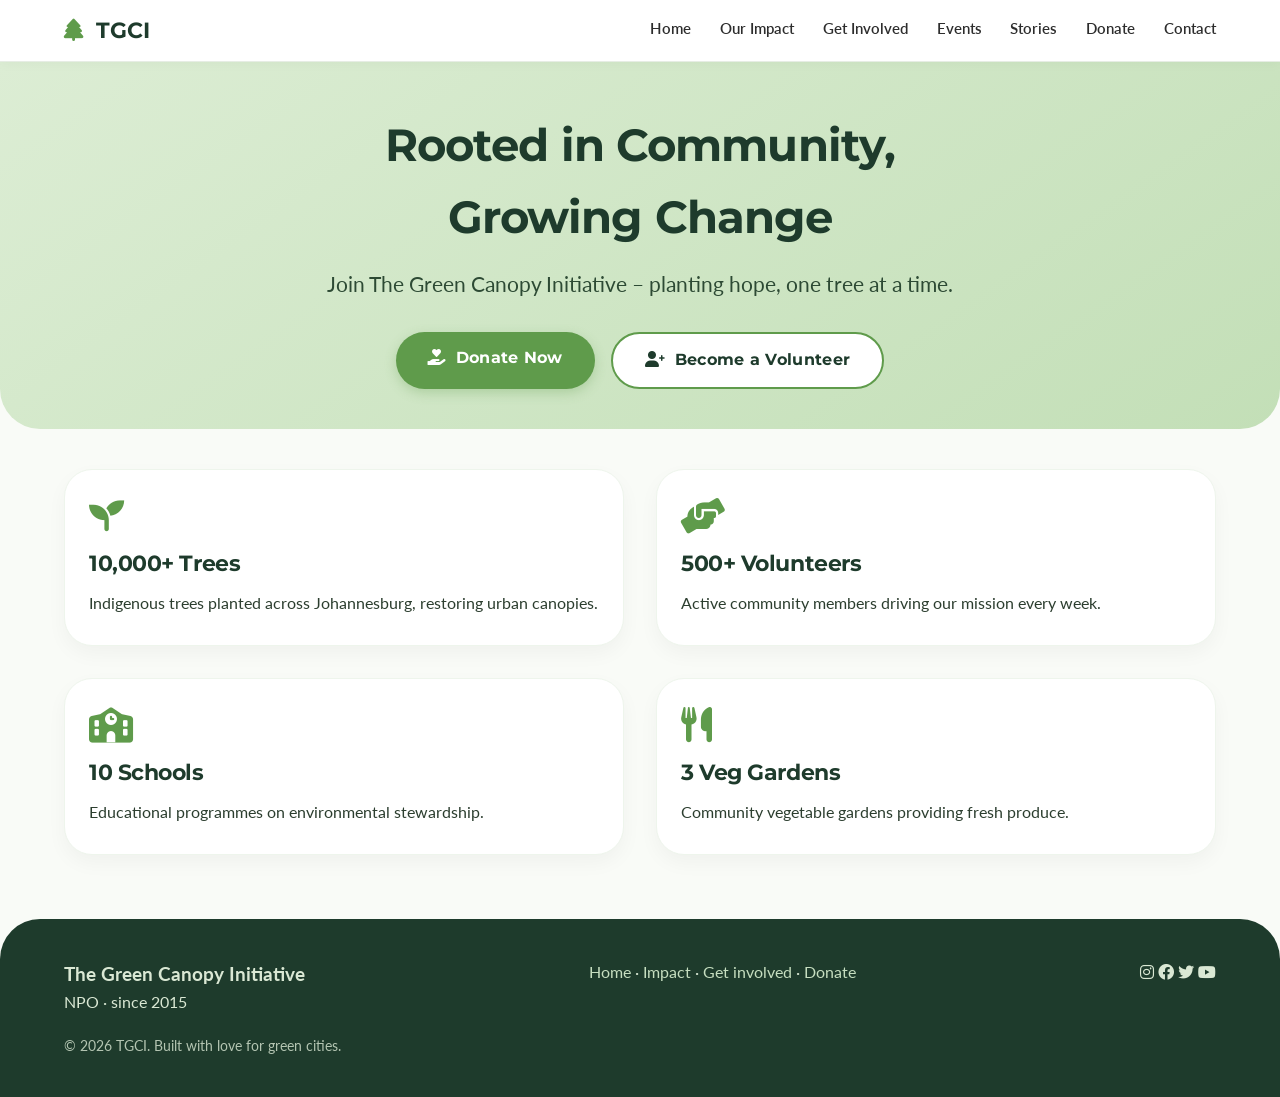
<file: index.html>
<!DOCTYPE html>
<html lang="en">
<head>
  <meta charset="UTF-8" />
  <meta name="viewport" content="width=device-width, initial-scale=1.0" />
  <title>Home | The Green Canopy Initiative</title>
  <meta name="description" content="Join The Green Canopy Initiative. We plant trees, build community gardens, and educate future environmental leaders in Johannesburg.">
  <link rel="preconnect" href="https://fonts.googleapis.com">
  <link rel="preconnect" href="https://fonts.gstatic.com" crossorigin>
  <link href="https://fonts.googleapis.com/css2?family=Montserrat:wght@600;700&family=Lato:wght@300;400;700&display=swap" rel="stylesheet">
  <link rel="stylesheet" href="https://cdnjs.cloudflare.com/ajax/libs/font-awesome/6.0.0-beta3/css/all.min.css">
  <link rel="stylesheet" href="style.css">
</head>
<body>
<nav>
  <div class="nav-inner">
    <div class="logo"><i class="fas fa-tree"></i> TGCI</div>
    <button class="nav-toggle" id="navToggle" aria-label="Menu"><i class="fas fa-bars"></i></button>
    <div class="nav-links" id="navLinks">
      <a href="index.html">Home</a>
      <a href="impact.html">Our Impact</a>
      <a href="involved.html">Get Involved</a>
      <a href="events.html">Events</a>
      <a href="stories.html">Stories</a>
      <a href="donate.html">Donate</a>
      <a href="contact.html">Contact</a>
    </div>
  </div>
</nav>

<section>
  <div class="page-hero" style="background:linear-gradient(145deg,#dcedd4,#c3dfb7);">
    <div class="container">
      <h1>Rooted in Community, <br>Growing Change</h1>
      <p style="font-size:1.3rem;">Join The Green Canopy Initiative – planting hope, one tree at a time.</p>
      <div style="display:flex; justify-content:center; gap:1rem; flex-wrap:wrap; margin-top:2rem;">
        <a href="donate.html" class="btn-primary"><i class="fas fa-hand-holding-heart icon-left"></i>Donate Now</a>
        <a href="involved.html" class="btn-secondary"><i class="fas fa-user-plus icon-left"></i>Become a Volunteer</a>
      </div>
    </div>
  </div>
  <div class="container">
    <div class="grid-2" style="margin:2rem 0 3rem;">
      <div class="card"><i class="fas fa-seedling"></i><h3>10,000+ Trees</h3><p>Indigenous trees planted across Johannesburg, restoring urban canopies.</p></div>
      <div class="card"><i class="fas fa-hands-helping"></i><h3>500+ Volunteers</h3><p>Active community members driving our mission every week.</p></div>
      <div class="card"><i class="fas fa-school"></i><h3>10 Schools</h3><p>Educational programmes on environmental stewardship.</p></div>
      <div class="card"><i class="fas fa-utensils"></i><h3>3 Veg Gardens</h3><p>Community vegetable gardens providing fresh produce.</p></div>
    </div>
  </div>
</section>

<footer>
  <div class="container" style="display:flex; flex-wrap:wrap; justify-content:space-between; gap:1.5rem;">
    <div><span style="font-weight:700; font-size:1.2rem;">The Green Canopy Initiative</span><br>NPO · since 2015</div>
    <div><a href="index.html">Home</a> · <a href="impact.html">Impact</a> · <a href="involved.html">Get involved</a> · <a href="donate.html">Donate</a></div>
    <div><i class="fab fa-instagram"></i> <i class="fab fa-facebook"></i> <i class="fab fa-twitter"></i> <i class="fab fa-youtube"></i></div>
  </div>
  <div class="container" style="margin-top:1.2rem; font-size:0.9rem; opacity:0.8;">&copy; 2026 TGCI. Built with love for green cities.</div>
</footer>
<script src="script.js"></script>
</body>
</html>
</file>
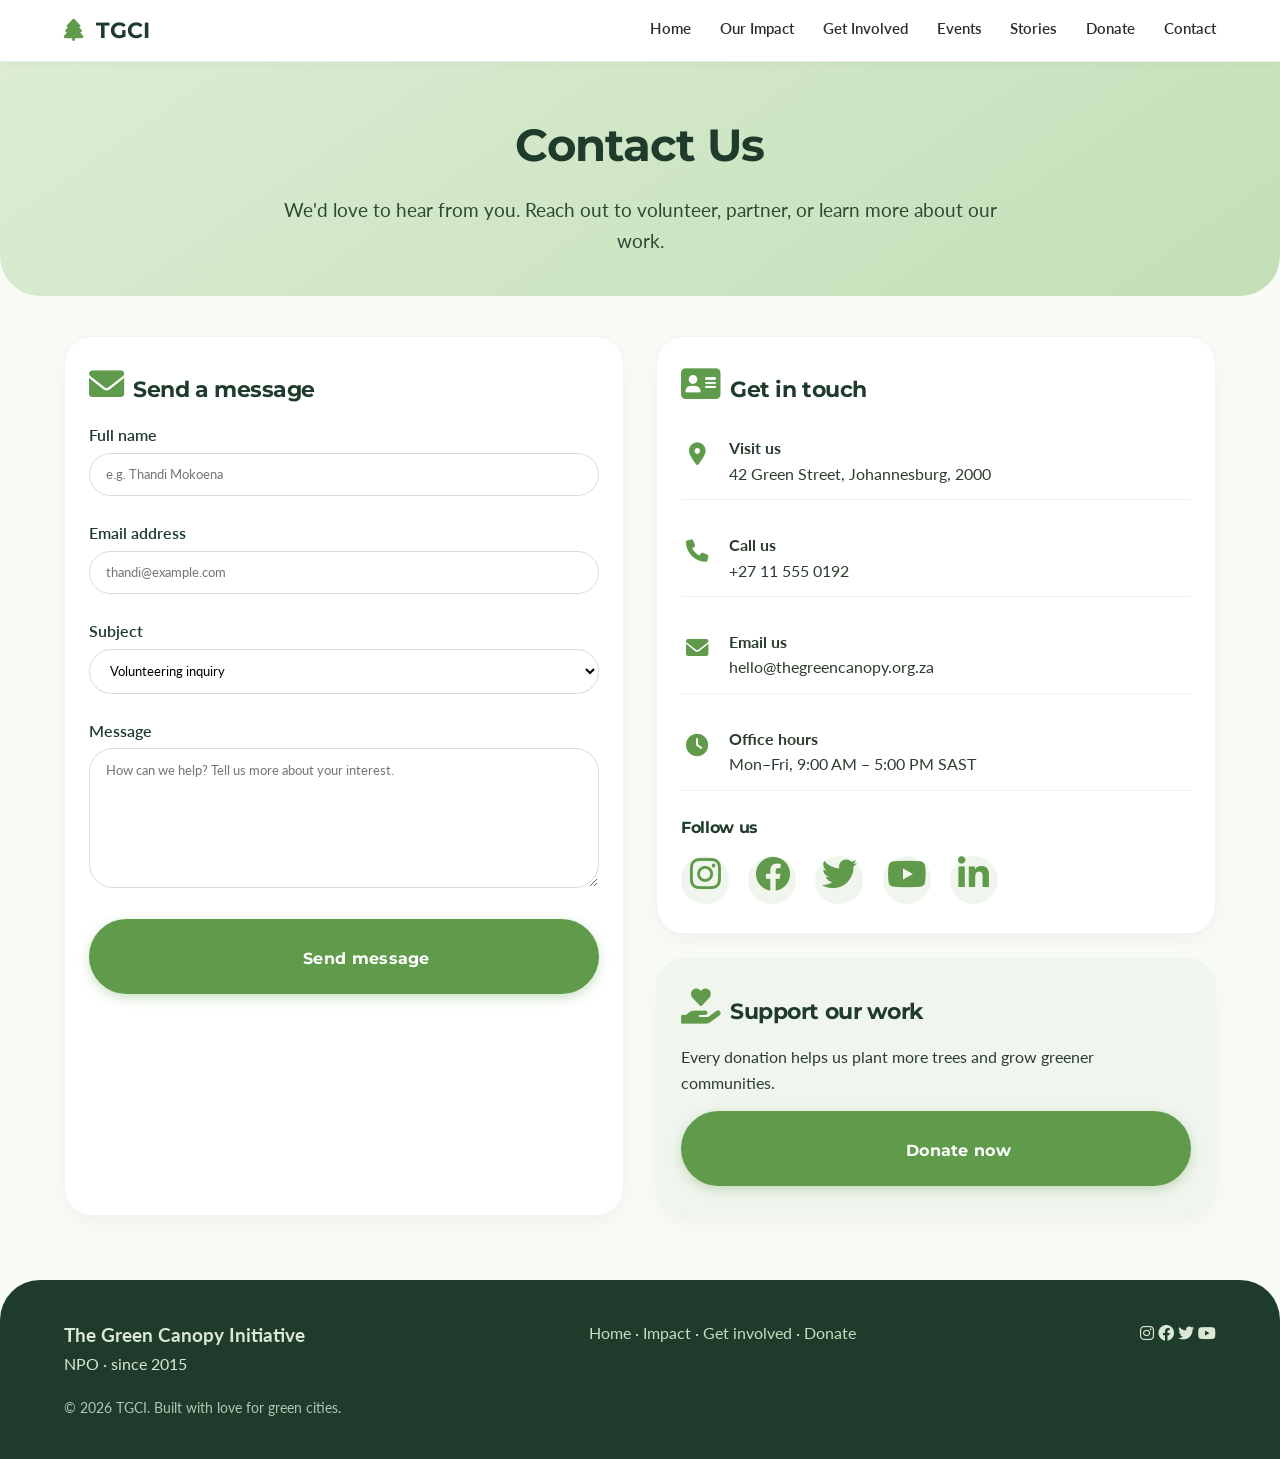
<file: contact.html>
<!DOCTYPE html>
<html lang="en">
<head>
  <meta charset="UTF-8" />
  <meta name="viewport" content="width=device-width, initial-scale=1.0" />
  <title>Contact Us | The Green Canopy Initiative</title>
  
  <!-- SEO Meta Description -->
  <meta name="description" content="Get in touch with The Green Canopy Initiative. Reach out to volunteer, partner, sponsor, or ask a general question about our environmental projects.">
  
  <!-- Fonts & Icons -->
  <link rel="preconnect" href="https://fonts.googleapis.com">
  <link rel="preconnect" href="https://fonts.gstatic.com" crossorigin>
  <link href="https://fonts.googleapis.com/css2?family=Montserrat:wght@600;700&family=Lato:wght@300;400;700&display=swap" rel="stylesheet">
  <link rel="stylesheet" href="https://cdnjs.cloudflare.com/ajax/libs/font-awesome/6.0.0-beta3/css/all.min.css">
  
  <!-- External CSS -->
  <link rel="stylesheet" href="style.css">
</head>
<body>
<nav>
  <div class="nav-inner">
    <div class="logo"><i class="fas fa-tree"></i> TGCI</div>
    <button class="nav-toggle" id="navToggle" aria-label="Menu"><i class="fas fa-bars"></i></button>
    <div class="nav-links" id="navLinks">
      <a href="index.html">Home</a>
      <a href="impact.html">Our Impact</a>
      <a href="involved.html">Get Involved</a>
      <a href="events.html">Events</a>
      <a href="stories.html">Stories</a>
      <a href="donate.html">Donate</a>
      <a href="contact.html">Contact</a>
    </div>
  </div>
</nav>

<section id="contact">
  <div class="page-hero" style="background:linear-gradient(145deg,#dcedd4,#c3dfb7);">
    <div class="container">
      <h1>Contact Us</h1>
      <p>We'd love to hear from you. Reach out to volunteer, partner, or learn more about our work.</p>
    </div>
  </div>
  
  <div class="container">
    <div class="grid-2">
      
      <!-- Contact Form -->
      <div class="card">
        <h3><i class="fas fa-envelope icon-left"></i>Send a message</h3>
        <form id="contactForm">
          
          <div class="form-group">
            <label for="name">Full name</label>
            <input type="text" id="name" placeholder="e.g. Thandi Mokoena">
            <span class="error-msg" id="nameError">Please enter your full name.</span>
          </div>
          
          <div class="form-group">
            <label for="email">Email address</label>
            <input type="email" id="email" placeholder="thandi@example.com">
            <span class="error-msg" id="emailError">Please enter a valid email address.</span>
          </div>
          
          <div class="form-group">
            <label for="subject">Subject</label>
            <select id="subject">
              <option>Volunteering inquiry</option>
              <option>Partnership opportunity</option>
              <option>Sponsorship</option>
              <option>Event participation</option>
              <option>General question</option>
            </select>
          </div>
          
          <div class="form-group">
            <label for="message">Message</label>
            <textarea id="message" placeholder="How can we help? Tell us more about your interest."></textarea>
            <span class="error-msg" id="messageError">Message must be at least 10 characters.</span>
          </div>
          
          <button type="submit" class="btn-primary" style="width:100%;">
            <i class="fas fa-paper-plane icon-left"></i>Send message
          </button>
          
          <div id="formResponse" style="margin-top:1rem; text-align:center; font-weight:bold; color:var(--leaf);"></div>
        </form>
      </div>

      <!-- Contact Info & Details -->
      <div>
        <div class="card">
          <h3><i class="fas fa-address-card icon-left"></i>Get in touch</h3>
          <div class="contact-info">
            
            <div class="info-item">
              <i class="fas fa-location-dot"></i>
              <div><strong>Visit us</strong><br>42 Green Street, Johannesburg, 2000</div>
            </div>
            
            <div class="info-item">
              <i class="fas fa-phone"></i>
              <div><strong>Call us</strong><br>+27 11 555 0192</div>
            </div>
            
            <div class="info-item">
              <i class="fas fa-envelope"></i>
              <div><strong>Email us</strong><br>hello@thegreencanopy.org.za</div>
            </div>
            
            <div class="info-item">
              <i class="fas fa-clock"></i>
              <div><strong>Office hours</strong><br>Mon–Fri, 9:00 AM – 5:00 PM SAST</div>
            </div>
            
          </div>

          <div style="margin-top:1.5rem;">
            <h4 style="margin-bottom:0.5rem; color:var(--forest);">Follow us</h4>
            <div class="social-links">
              <a href="#" aria-label="Instagram"><i class="fab fa-instagram"></i></a>
              <a href="#" aria-label="Facebook"><i class="fab fa-facebook"></i></a>
              <a href="#" aria-label="Twitter"><i class="fab fa-twitter"></i></a>
              <a href="#" aria-label="YouTube"><i class="fab fa-youtube"></i></a>
              <a href="#" aria-label="LinkedIn"><i class="fab fa-linkedin-in"></i></a>
            </div>
          </div>
        </div>

        <!-- Quick links / CTA -->
        <div class="card" style="margin-top:1.5rem; background:var(--light-bg); border-color:transparent;">
          <h3><i class="fas fa-hand-holding-heart icon-left"></i>Support our work</h3>
          <p style="margin-bottom:1rem;">Every donation helps us plant more trees and grow greener communities.</p>
          <a href="donate.html" class="btn-primary" style="width:100%; text-align:center;">
            <i class="fas fa-heart icon-left"></i>Donate now
          </a>
        </div>
      </div>
      
    </div>
  </div>
</section>

<footer>
  <div class="container" style="display:flex; flex-wrap:wrap; justify-content:space-between; gap:1.5rem;">
    <div><span style="font-weight:700; font-size:1.2rem;">The Green Canopy Initiative</span><br>NPO · since 2015</div>
    <div><a href="index.html">Home</a> · <a href="impact.html">Impact</a> · <a href="involved.html">Get involved</a> · <a href="donate.html">Donate</a></div>
    <div><i class="fab fa-instagram"></i> <i class="fab fa-facebook"></i> <i class="fab fa-twitter"></i> <i class="fab fa-youtube"></i></div>
  </div>
  <div class="container" style="margin-top:1.2rem; font-size:0.9rem; opacity:0.8;">&copy; 2026 TGCI. Built with love for green cities.</div>
</footer>

<!-- Main External JS (Handles Nav & Form Validation) -->
<script src="script.js"></script>

</body>
</html>
</file>
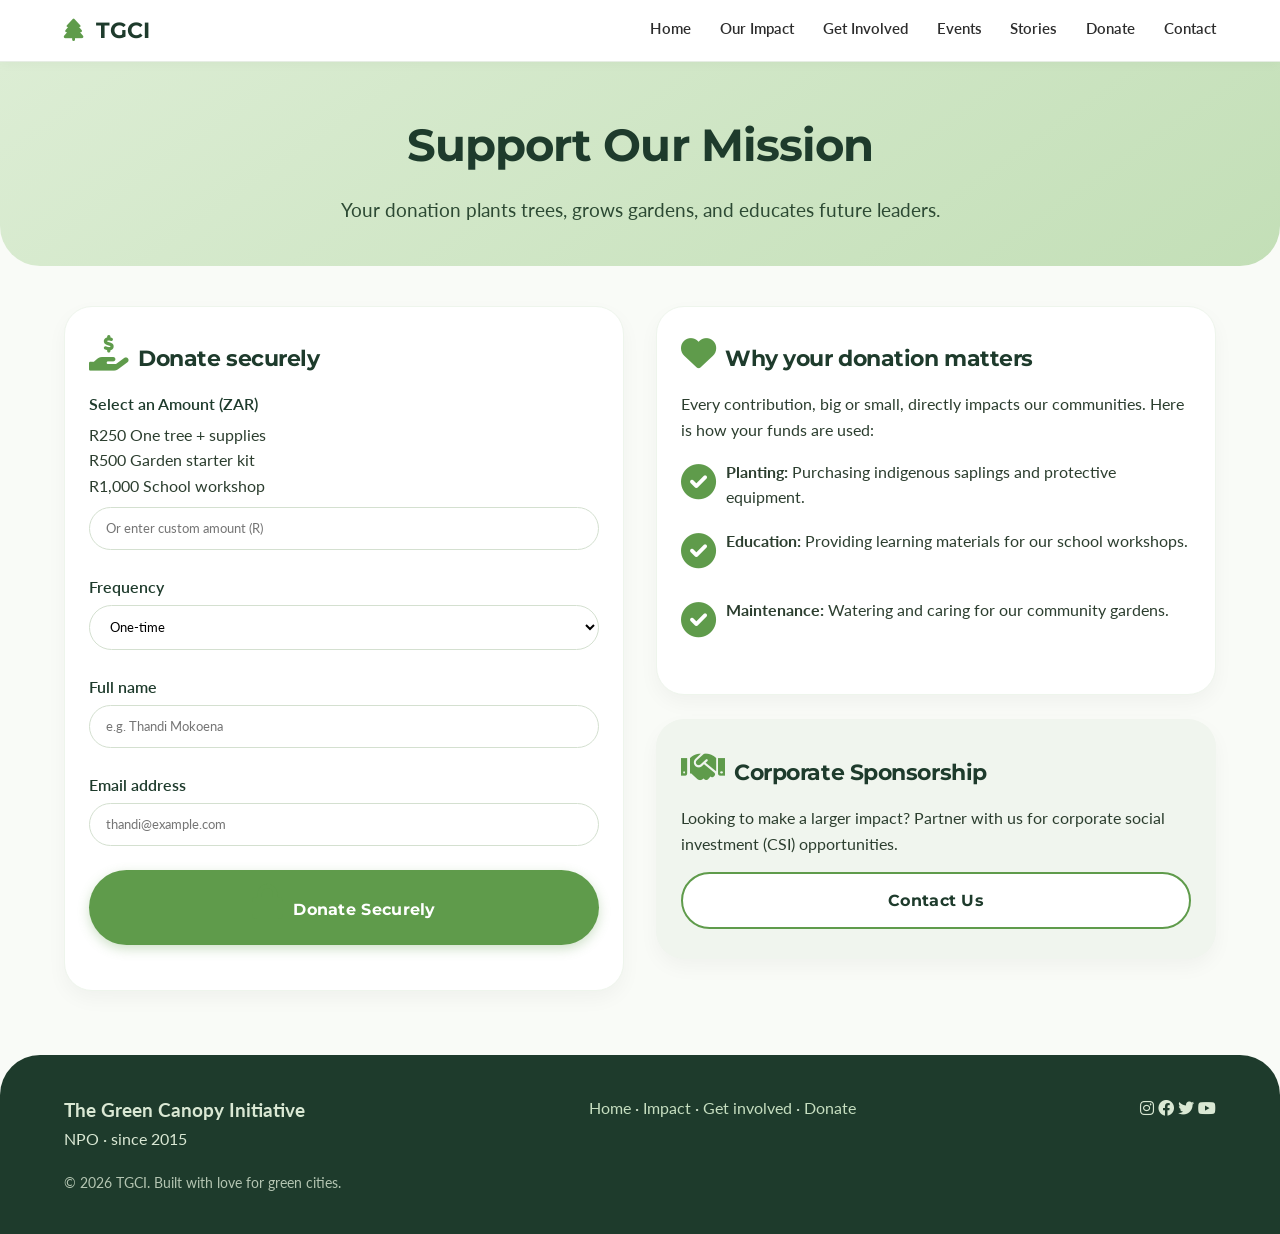
<file: donate.html>
<!DOCTYPE html>
<html lang="en">
<head>
  <meta charset="UTF-8" />
  <meta name="viewport" content="width=device-width, initial-scale=1.0" />
  <title>Donate | The Green Canopy Initiative</title>
  
  <!-- SEO Meta Description -->
  <meta name="description" content="Support The Green Canopy Initiative. Your secure donation helps us plant trees, build community gardens, and educate future environmental leaders.">
  
  <!-- Fonts & Icons -->
  <link rel="preconnect" href="https://fonts.googleapis.com">
  <link rel="preconnect" href="https://fonts.gstatic.com" crossorigin>
  <link href="https://fonts.googleapis.com/css2?family=Montserrat:wght@600;700&family=Lato:wght@300;400;700&display=swap" rel="stylesheet">
  <link rel="stylesheet" href="https://cdnjs.cloudflare.com/ajax/libs/font-awesome/6.0.0-beta3/css/all.min.css">
  
  <!-- External CSS -->
  <link rel="stylesheet" href="style.css">
</head>
<body>
<nav>
  <div class="nav-inner">
    <div class="logo"><i class="fas fa-tree"></i> TGCI</div>
    <button class="nav-toggle" id="navToggle" aria-label="Menu"><i class="fas fa-bars"></i></button>
    <div class="nav-links" id="navLinks">
      <a href="index.html">Home</a>
      <a href="impact.html">Our Impact</a>
      <a href="involved.html">Get Involved</a>
      <a href="events.html">Events</a>
      <a href="stories.html">Stories</a>
      <a href="donate.html">Donate</a>
      <a href="contact.html">Contact</a>
    </div>
  </div>
</nav>

<section id="donate">
  <div class="page-hero" style="background:linear-gradient(145deg,#dcedd4,#c3dfb7);">
    <div class="container">
      <h1>Support Our Mission</h1>
      <p>Your donation plants trees, grows gardens, and educates future leaders.</p>
    </div>
  </div>
  
  <div class="container">
    <div class="grid-2">
      
      <!-- Donation Form -->
      <div class="card">
        <h3><i class="fas fa-hand-holding-usd icon-left"></i>Donate securely</h3>
        <form id="donationForm">
          
          <div class="form-group">
            <label>Select an Amount (ZAR)</label>
            <div class="donate-option">
              <span class="amount">R250</span>
              <span>One tree + supplies</span>
            </div>
            <div class="donate-option">
              <span class="amount">R500</span>
              <span>Garden starter kit</span>
            </div>
            <div class="donate-option">
              <span class="amount">R1,000</span>
              <span>School workshop</span>
            </div>
            <input type="number" id="donationAmount" placeholder="Or enter custom amount (R)" style="margin-top:0.5rem;">
            <span class="error-msg" id="amountError">Please enter a valid donation amount.</span>
          </div>

          <div class="form-group">
            <label for="frequency">Frequency</label>
            <select id="frequency">
              <option>One-time</option>
              <option>Monthly (recurring)</option>
            </select>
          </div>

          <div class="form-group">
            <label for="donorName">Full name</label>
            <input type="text" id="donorName" placeholder="e.g. Thandi Mokoena">
            <span class="error-msg" id="donorNameError">Please enter your full name.</span>
          </div>
          
          <div class="form-group">
            <label for="donorEmail">Email address</label>
            <input type="email" id="donorEmail" placeholder="thandi@example.com">
            <span class="error-msg" id="donorEmailError">Please enter a valid email address.</span>
          </div>
          
          <button type="submit" class="btn-primary" style="width:100%;">
            <i class="fas fa-lock icon-left"></i>Donate Securely
          </button>
          
          <div id="donationResponse" style="margin-top:1rem; text-align:center; font-weight:bold; color:var(--leaf);"></div>
        </form>
      </div>

      <!-- Why Donate Information -->
      <div>
        <div class="card">
          <h3><i class="fas fa-heart icon-left"></i>Why your donation matters</h3>
          <p style="margin-bottom: 1rem;">Every contribution, big or small, directly impacts our communities. Here is how your funds are used:</p>
          
          <ul style="list-style-type: none; padding: 0;">
            <li style="margin-bottom: 1rem; display: flex; align-items: flex-start;">
              <i class="fas fa-check-circle" style="color: var(--leaf); margin-right: 10px; margin-top: 5px;"></i>
              <span><strong>Planting:</strong> Purchasing indigenous saplings and protective equipment.</span>
            </li>
            <li style="margin-bottom: 1rem; display: flex; align-items: flex-start;">
              <i class="fas fa-check-circle" style="color: var(--leaf); margin-right: 10px; margin-top: 5px;"></i>
              <span><strong>Education:</strong> Providing learning materials for our school workshops.</span>
            </li>
            <li style="margin-bottom: 1rem; display: flex; align-items: flex-start;">
              <i class="fas fa-check-circle" style="color: var(--leaf); margin-right: 10px; margin-top: 5px;"></i>
              <span><strong>Maintenance:</strong> Watering and caring for our community gardens.</span>
            </li>
          </ul>
        </div>

        <div class="card" style="margin-top:1.5rem; background:var(--light-bg); border-color:transparent;">
          <h3><i class="fas fa-handshake icon-left"></i>Corporate Sponsorship</h3>
          <p style="margin-bottom:1rem;">Looking to make a larger impact? Partner with us for corporate social investment (CSI) opportunities.</p>
          <a href="contact.html" class="btn-secondary" style="width:100%; text-align:center;">Contact Us</a>
        </div>
      </div>
      
    </div>
  </div>
</section>

<footer>
  <div class="container" style="display:flex; flex-wrap:wrap; justify-content:space-between; gap:1.5rem;">
    <div><span style="font-weight:700; font-size:1.2rem;">The Green Canopy Initiative</span><br>NPO · since 2015</div>
    <div><a href="index.html">Home</a> · <a href="impact.html">Impact</a> · <a href="involved.html">Get involved</a> · <a href="donate.html">Donate</a></div>
    <div><i class="fab fa-instagram"></i> <i class="fab fa-facebook"></i> <i class="fab fa-twitter"></i> <i class="fab fa-youtube"></i></div>
  </div>
  <div class="container" style="margin-top:1.2rem; font-size:0.9rem; opacity:0.8;">&copy; 2026 TGCI. Built with love for green cities.</div>
</footer>

<script src="script.js"></script>

<!-- Page-specific script for Donation Form Validation -->
<script>
  document.getElementById('donationForm').addEventListener('submit', function(e) {
    e.preventDefault();
    
    const amount = document.getElementById('donationAmount').value;
    const name = document.getElementById('donorName').value.trim();
    const email = document.getElementById('donorEmail').value.trim();
    let isValid = true;

    // Hide all errors first
    document.querySelectorAll('.error-msg').forEach(el => el.style.display = 'none');

    // Validate Amount
    if (amount === '' || amount <= 0) {
      document.getElementById('amountError').style.display = 'block';
      isValid = false;
    }

    // Validate Name
    if (name === '') {
      document.getElementById('donorNameError').style.display = 'block';
      isValid = false;
    }

    // Validate Email
    if (!email.includes('@') || !email.includes('.')) {
      document.getElementById('donorEmailError').style.display = 'block';
      isValid = false;
    }

    // If valid, simulate submission
    if (isValid) {
      const responseDiv = document.getElementById('donationResponse');
      responseDiv.innerText = 'Processing secure payment...';
      responseDiv.style.color = '#5f9b4b';

      // Simulate API call
      setTimeout(() => {
        responseDiv.innerHTML = 'Thank you, ' + name + '! Your donation of <strong>R' + amount + '</strong> has been received. A receipt has been sent to your email.';
        this.reset();
      }, 2000);
    }
  });
</script>

</body>
</html>
</file>
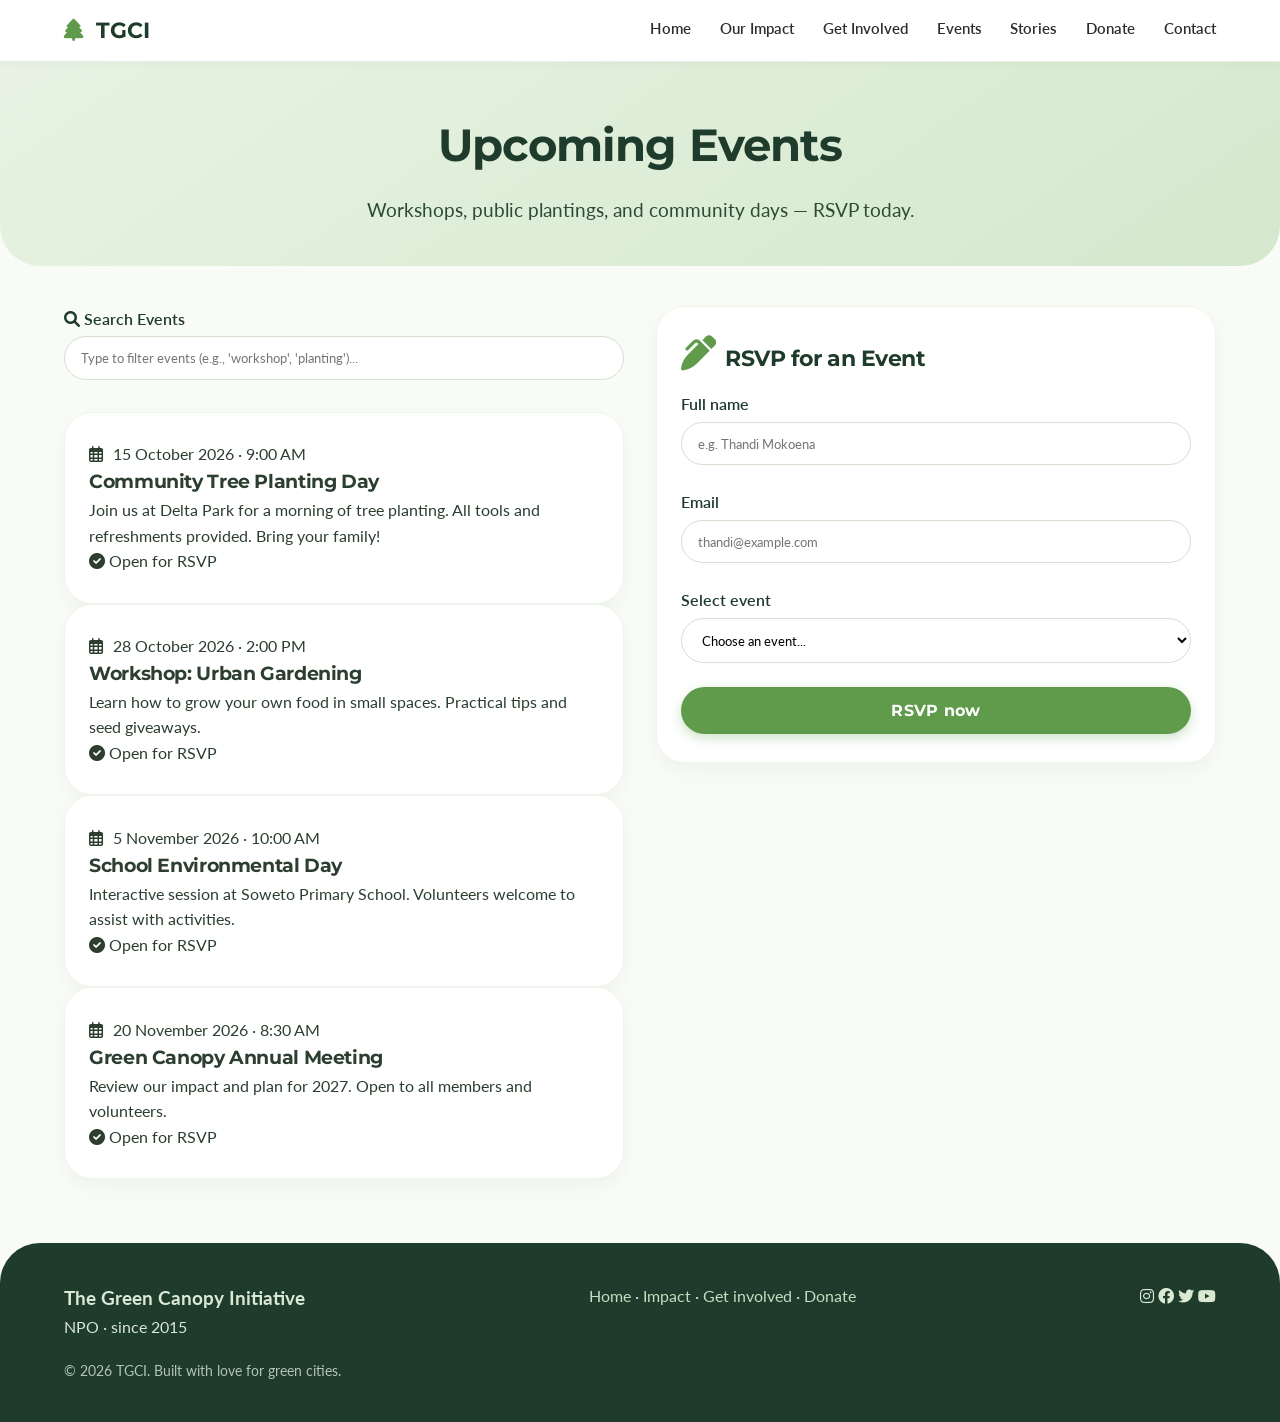
<file: events.html>
<!DOCTYPE html>
<html lang="en">
<head>
  <meta charset="UTF-8" />
  <meta name="viewport" content="width=device-width, initial-scale=1.0" />
  <title>Events | The Green Canopy Initiative</title>
  
  <!-- SEO Meta Description -->
  <meta name="description" content="View upcoming community tree planting days, urban gardening workshops, and environmental events hosted by The Green Canopy Initiative.">
  
  <!-- Fonts & Icons -->
  <link rel="preconnect" href="https://fonts.googleapis.com">
  <link rel="preconnect" href="https://fonts.gstatic.com" crossorigin>
  <link href="https://fonts.googleapis.com/css2?family=Montserrat:wght@600;700&family=Lato:wght@300;400;700&display=swap" rel="stylesheet">
  <link rel="stylesheet" href="https://cdnjs.cloudflare.com/ajax/libs/font-awesome/6.0.0-beta3/css/all.min.css">
  
  <!-- External CSS (Addresses Lecturer Feedback) -->
  <link rel="stylesheet" href="style.css">
</head>
<body>
<nav>
  <div class="nav-inner">
    <div class="logo"><i class="fas fa-tree"></i> TGCI</div>
    <button class="nav-toggle" id="navToggle" aria-label="Menu"><i class="fas fa-bars"></i></button>
    <div class="nav-links" id="navLinks">
      <a href="index.html">Home</a>
      <a href="impact.html">Our Impact</a>
      <a href="involved.html">Get Involved</a>
      <a href="events.html">Events</a>
      <a href="stories.html">Stories</a>
      <a href="donate.html">Donate</a>
      <a href="contact.html">Contact</a>
    </div>
  </div>
</nav>

<section id="events">
  <div class="page-hero">
    <div class="container">
      <h1>Upcoming Events</h1>
      <p>Workshops, public plantings, and community days — RSVP today.</p>
    </div>
  </div>
  
  <div class="container">
    <div class="grid-2">
      
      <!-- Left Column: Event List & Search -->
      <div>
        <!-- Dynamic Search Input (Part 3 Requirement) -->
        <div class="form-group" style="margin-bottom: 2rem;">
          <label for="eventSearch"><i class="fas fa-search"></i> Search Events</label>
          <input type="text" id="eventSearch" placeholder="Type to filter events (e.g., 'workshop', 'planting')...">
        </div>

        <!-- Event List Container -->
        <div id="eventList">
          
          <div class="event-card">
            <div class="date"><i class="far fa-calendar-alt icon-left"></i>15 October 2026 · 9:00 AM</div>
            <h3>Community Tree Planting Day</h3>
            <p>Join us at Delta Park for a morning of tree planting. All tools and refreshments provided. Bring your family!</p>
            <span class="tag"><i class="fas fa-check-circle"></i> Open for RSVP</span>
          </div>
          
          <div class="event-card">
            <div class="date"><i class="far fa-calendar-alt icon-left"></i>28 October 2026 · 2:00 PM</div>
            <h3>Workshop: Urban Gardening</h3>
            <p>Learn how to grow your own food in small spaces. Practical tips and seed giveaways.</p>
            <span class="tag"><i class="fas fa-check-circle"></i> Open for RSVP</span>
          </div>
          
          <div class="event-card">
            <div class="date"><i class="far fa-calendar-alt icon-left"></i>5 November 2026 · 10:00 AM</div>
            <h3>School Environmental Day</h3>
            <p>Interactive session at Soweto Primary School. Volunteers welcome to assist with activities.</p>
            <span class="tag"><i class="fas fa-check-circle"></i> Open for RSVP</span>
          </div>
          
          <div class="event-card">
            <div class="date"><i class="far fa-calendar-alt icon-left"></i>20 November 2026 · 8:30 AM</div>
            <h3>Green Canopy Annual Meeting</h3>
            <p>Review our impact and plan for 2027. Open to all members and volunteers.</p>
            <span class="tag"><i class="fas fa-check-circle"></i> Open for RSVP</span>
          </div>

        </div>
      </div>

      <!-- Right Column: RSVP Form -->
      <div>
        <div class="card">
          <h3><i class="fas fa-pen-alt icon-left"></i>RSVP for an Event</h3>
          <!-- Note: The onsubmit uses basic JS alert for simplicity here. 
               If you want full validation, you can apply the same logic from contact.html -->
          <form onsubmit="event.preventDefault(); alert('RSVP Successful! We will email you the details.'); this.reset();">
            <div class="form-group">
              <label for="rsvpName">Full name</label>
              <input type="text" id="rsvpName" placeholder="e.g. Thandi Mokoena" required>
            </div>
            <div class="form-group">
              <label for="rsvpEmail">Email</label>
              <input type="email" id="rsvpEmail" placeholder="thandi@example.com" required>
            </div>
            <div class="form-group">
              <label for="rsvpEvent">Select event</label>
              <select id="rsvpEvent" required>
                <option value="" disabled selected>Choose an event...</option>
                <option>Community Tree Planting Day (15 Oct)</option>
                <option>Workshop: Urban Gardening (28 Oct)</option>
                <option>School Environmental Day (5 Nov)</option>
                <option>Green Canopy Annual Meeting (20 Nov)</option>
              </select>
            </div>
            <button type="submit" class="btn-primary" style="width:100%;">RSVP now</button>
          </form>
        </div>
      </div>
      
    </div>
  </div>
</section>

<footer>
  <div class="container" style="display:flex; flex-wrap:wrap; justify-content:space-between; gap:1.5rem;">
    <div><span style="font-weight:700; font-size:1.2rem;">The Green Canopy Initiative</span><br>NPO · since 2015</div>
    <div><a href="index.html">Home</a> · <a href="impact.html">Impact</a> · <a href="involved.html">Get involved</a> · <a href="donate.html">Donate</a></div>
    <div><i class="fab fa-instagram"></i> <i class="fab fa-facebook"></i> <i class="fab fa-twitter"></i> <i class="fab fa-youtube"></i></div>
  </div>
  <div class="container" style="margin-top:1.2rem; font-size:0.9rem; opacity:0.8;">&copy; 2026 TGCI. Built with love for green cities.</div>
</footer>

<!-- External JavaScript -->
<script src="script.js"></script>

</body>
</html>
</file>
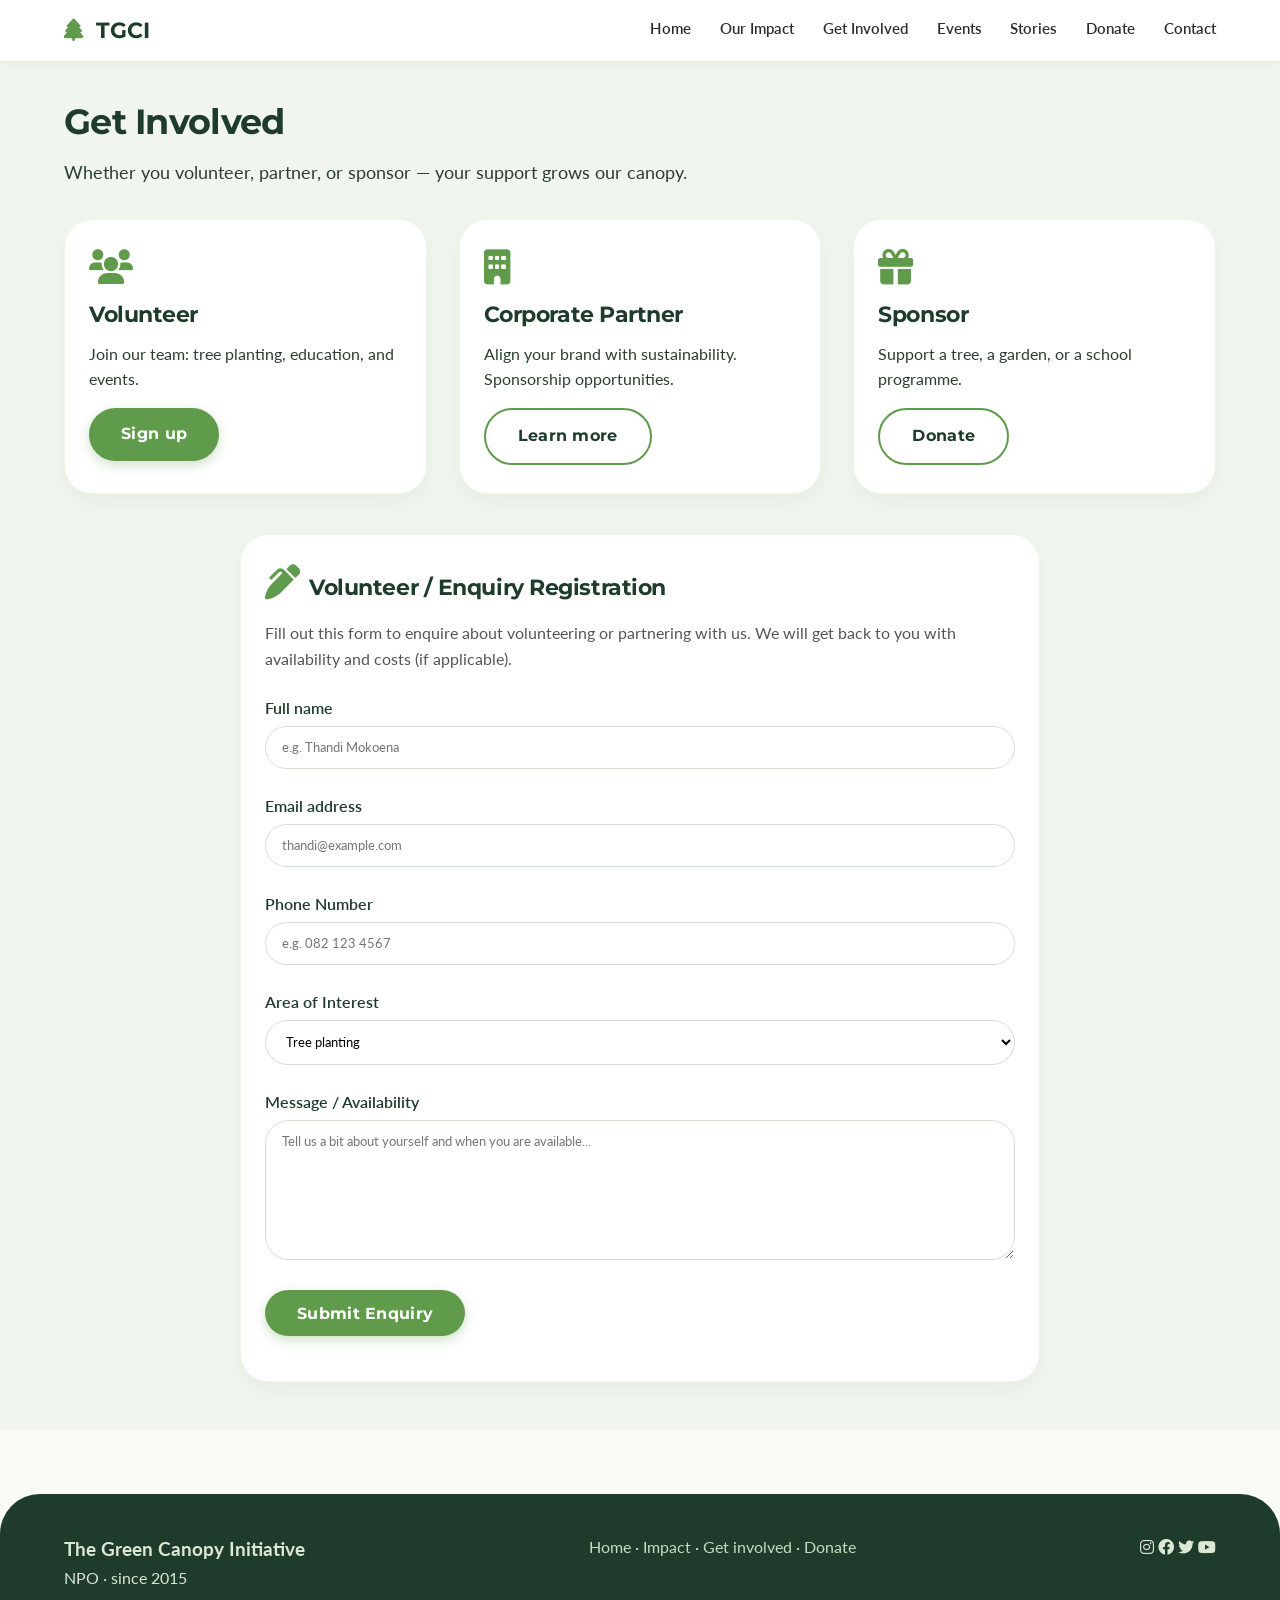
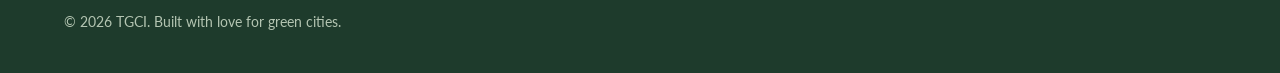
<file: involved.html>
<!DOCTYPE html>
<html lang="en">
<head>
  <meta charset="UTF-8" />
  <meta name="viewport" content="width=device-width, initial-scale=1.0" />
  <title>Get Involved | The Green Canopy Initiative</title>
  
  <!-- SEO Meta Description -->
  <meta name="description" content="Become a volunteer, partner with us, or sponsor a tree. Find out how you can support The Green Canopy Initiative in building sustainable cities.">
  
  <!-- Fonts & Icons -->
  <link rel="preconnect" href="https://fonts.googleapis.com">
  <link rel="preconnect" href="https://fonts.gstatic.com" crossorigin>
  <link href="https://fonts.googleapis.com/css2?family=Montserrat:wght@600;700&family=Lato:wght@300;400;700&display=swap" rel="stylesheet">
  <link rel="stylesheet" href="https://cdnjs.cloudflare.com/ajax/libs/font-awesome/6.0.0-beta3/css/all.min.css">
  
  <!-- External CSS -->
  <link rel="stylesheet" href="style.css">
</head>
<body>
<nav>
  <div class="nav-inner">
    <div class="logo"><i class="fas fa-tree"></i> TGCI</div>
    <button class="nav-toggle" id="navToggle" aria-label="Menu"><i class="fas fa-bars"></i></button>
    <div class="nav-links" id="navLinks">
      <a href="index.html">Home</a>
      <a href="impact.html">Our Impact</a>
      <a href="involved.html">Get Involved</a>
      <a href="events.html">Events</a>
      <a href="stories.html">Stories</a>
      <a href="donate.html">Donate</a>
      <a href="contact.html">Contact</a>
    </div>
  </div>
</nav>

<section id="involved" style="background:var(--light-bg); padding:2rem 0 3rem;">
  <div class="container">
    <h2 style="font-size:2.2rem; color:var(--forest); margin-bottom: 0.5rem;">Get Involved</h2>
    <p style="margin-bottom:2rem; font-size: 1.1rem;">Whether you volunteer, partner, or sponsor — your support grows our canopy.</p>
    
    <div class="grid-3">
      <div class="card">
        <i class="fas fa-users"></i>
        <h3>Volunteer</h3>
        <p>Join our team: tree planting, education, and events.</p>
        <a href="#volunteer-form" class="btn-primary" style="margin-top:1rem; display:inline-block;">Sign up</a>
      </div>
      
      <div class="card">
        <i class="fas fa-building"></i>
        <h3>Corporate Partner</h3>
        <p>Align your brand with sustainability. Sponsorship opportunities.</p>
        <a href="contact.html" class="btn-secondary" style="margin-top:1rem; display:inline-block;">Learn more</a>
      </div>
      
      <div class="card">
        <i class="fas fa-gift"></i>
        <h3>Sponsor</h3>
        <p>Support a tree, a garden, or a school programme.</p>
        <a href="donate.html" class="btn-secondary" style="margin-top:1rem; display:inline-block;">Donate</a>
      </div>
    </div>

    <!-- Volunteer Enquiry Form -->
    <div class="card" id="volunteer-form" style="margin-top:2.5rem; max-width: 800px; margin-left: auto; margin-right: auto;">
      <h3><i class="fas fa-pen-alt icon-left"></i>Volunteer / Enquiry Registration</h3>
      <p style="margin-bottom: 1.5rem; color: #555;">Fill out this form to enquire about volunteering or partnering with us. We will get back to you with availability and costs (if applicable).</p>
      
      <form id="enquiryForm">
        <div class="form-group">
          <label for="enqName">Full name</label>
          <input type="text" id="enqName" placeholder="e.g. Thandi Mokoena">
          <span class="error-msg" id="enqNameError">Please enter your name.</span>
        </div>
        
        <div class="form-group">
          <label for="enqEmail">Email address</label>
          <input type="email" id="enqEmail" placeholder="thandi@example.com">
          <span class="error-msg" id="enqEmailError">Please enter a valid email address.</span>
        </div>

        <div class="form-group">
          <label for="enqPhone">Phone Number</label>
          <input type="tel" id="enqPhone" placeholder="e.g. 082 123 4567">
          <span class="error-msg" id="enqPhoneError">Please enter a valid phone number (at least 10 digits).</span>
        </div>
        
        <div class="form-group">
          <label for="enqInterest">Area of Interest</label>
          <select id="enqInterest">
            <option>Tree planting</option>
            <option>Education & Workshops</option>
            <option>Event coordination</option>
            <option>Corporate Sponsorship</option>
          </select>
        </div>

        <div class="form-group">
          <label for="enqMessage">Message / Availability</label>
          <textarea id="enqMessage" placeholder="Tell us a bit about yourself and when you are available..."></textarea>
          <span class="error-msg" id="enqMessageError">Please write a short message.</span>
        </div>
        
        <button type="submit" class="btn-primary">Submit Enquiry</button>
        <div id="enquiryResponse" style="margin-top:1rem; font-weight:bold; color:var(--leaf);"></div>
      </form>
    </div>

  </div>
</section>

<footer>
  <div class="container" style="display:flex; flex-wrap:wrap; justify-content:space-between; gap:1.5rem;">
    <div><span style="font-weight:700; font-size:1.2rem;">The Green Canopy Initiative</span><br>NPO · since 2015</div>
    <div><a href="index.html">Home</a> · <a href="impact.html">Impact</a> · <a href="involved.html">Get involved</a> · <a href="donate.html">Donate</a></div>
    <div><i class="fab fa-instagram"></i> <i class="fab fa-facebook"></i> <i class="fab fa-twitter"></i> <i class="fab fa-youtube"></i></div>
  </div>
  <div class="container" style="margin-top:1.2rem; font-size:0.9rem; opacity:0.8;">&copy; 2026 TGCI. Built with love for green cities.</div>
</footer>

<script src="script.js"></script>

<!-- Page-specific script for Enquiry Form Validation -->
<script>
  document.getElementById('enquiryForm').addEventListener('submit', function(e) {
    e.preventDefault();
    
    const name = document.getElementById('enqName').value.trim();
    const email = document.getElementById('enqEmail').value.trim();
    const phone = document.getElementById('enqPhone').value.trim();
    const message = document.getElementById('enqMessage').value.trim();
    let isValid = true;

    // Hide all errors first
    document.querySelectorAll('.error-msg').forEach(el => el.style.display = 'none');

    // Validate Name
    if (name === '') {
      document.getElementById('enqNameError').style.display = 'block';
      isValid = false;
    }

    // Validate Email
    if (!email.includes('@') || !email.includes('.')) {
      document.getElementById('enqEmailError').style.display = 'block';
      isValid = false;
    }

    // Validate Phone (Simple check for at least 10 characters)
    if (phone.length < 10) {
      document.getElementById('enqPhoneError').style.display = 'block';
      isValid = false;
    }

    // Validate Message
    if (message.length < 5) {
      document.getElementById('enqMessageError').style.display = 'block';
      isValid = false;
    }

    // If valid, simulate submission
    if (isValid) {
      const responseDiv = document.getElementById('enquiryResponse');
      responseDiv.innerText = 'Processing enquiry...';
      responseDiv.style.color = '#5f9b4b';

      setTimeout(() => {
        // Fulfilling the requirement to "present the user with a response related to cost/availability"
        responseDiv.innerHTML = 'Thank you, ' + name + '! Based on your interest in <strong>' + document.getElementById('enqInterest').value + '</strong>, a coordinator will email you within 24 hours regarding availability and any associated costs.';
        this.reset();
      }, 1500);
    }
  });
</script>

</body>
</html>
</file>
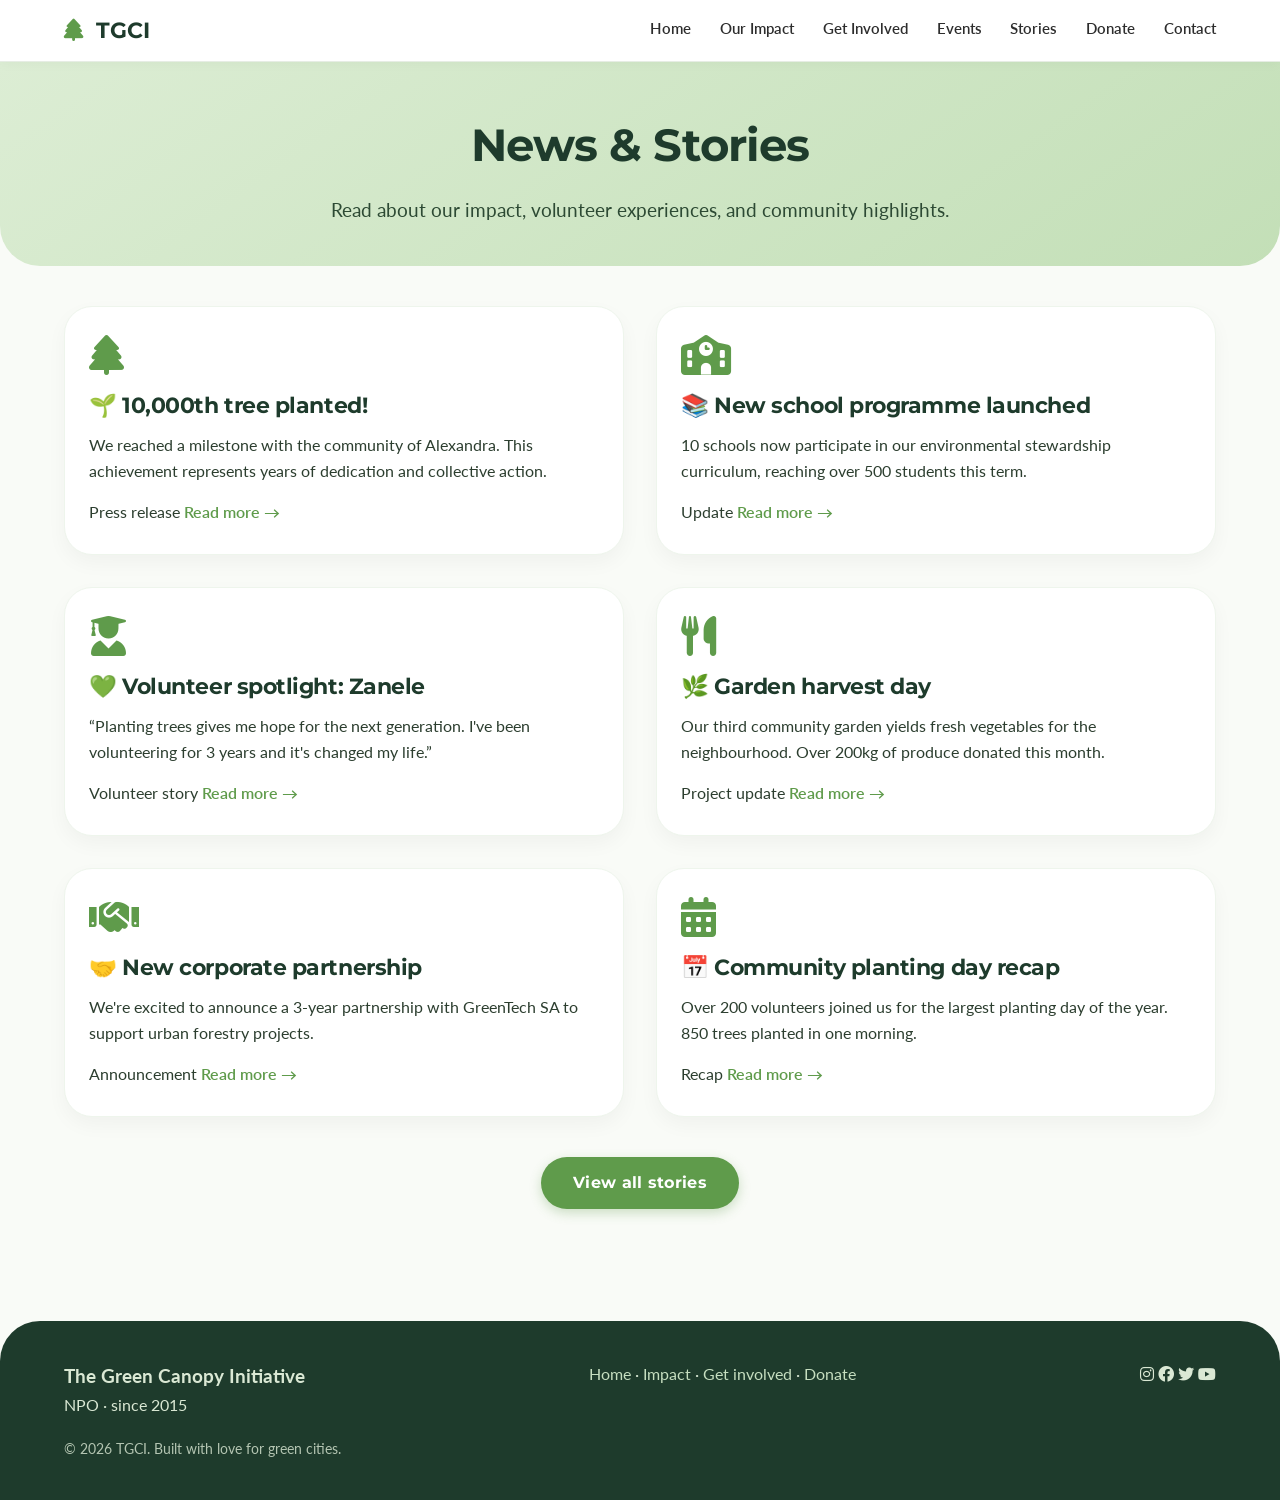
<file: stories.html>
<!DOCTYPE html>
<html lang="en">
<head>
  <meta charset="UTF-8" />
  <meta name="viewport" content="width=device-width, initial-scale=1.0" />
  <title>News & Stories | The Green Canopy Initiative</title>
  
  <!-- SEO Meta Description -->
  <meta name="description" content="Read the latest news, press releases, and inspiring volunteer stories from The Green Canopy Initiative. See how we are growing greener communities.">
  
  <!-- Fonts & Icons -->
  <link rel="preconnect" href="https://fonts.googleapis.com">
  <link rel="preconnect" href="https://fonts.gstatic.com" crossorigin>
  <link href="https://fonts.googleapis.com/css2?family=Montserrat:wght@600;700&family=Lato:wght@300;400;700&display=swap" rel="stylesheet">
  <link rel="stylesheet" href="https://cdnjs.cloudflare.com/ajax/libs/font-awesome/6.0.0-beta3/css/all.min.css">
  
  <!-- External CSS -->
  <link rel="stylesheet" href="style.css">
</head>
<body>
<nav>
  <div class="nav-inner">
    <div class="logo"><i class="fas fa-tree"></i> TGCI</div>
    <button class="nav-toggle" id="navToggle" aria-label="Menu"><i class="fas fa-bars"></i></button>
    <div class="nav-links" id="navLinks">
      <a href="index.html">Home</a>
      <a href="impact.html">Our Impact</a>
      <a href="involved.html">Get Involved</a>
      <a href="events.html">Events</a>
      <a href="stories.html">Stories</a>
      <a href="donate.html">Donate</a>
      <a href="contact.html">Contact</a>
    </div>
  </div>
</nav>

<section id="stories" style="padding-bottom: 3rem;">
  <div class="page-hero" style="background:linear-gradient(145deg,#dcedd4,#c3dfb7);">
    <div class="container">
      <h1>News & Stories</h1>
      <p>Read about our impact, volunteer experiences, and community highlights.</p>
    </div>
  </div>
  
  <div class="container">
    <div class="grid-2">
      
      <!-- Story 1 -->
      <div class="card">
        <i class="fas fa-tree" style="font-size:2.5rem;"></i>
        <h3>🌱 10,000th tree planted!</h3>
        <p>We reached a milestone with the community of Alexandra. This achievement represents years of dedication and collective action.</p>
        <span class="tag">Press release</span>
        <a href="#" style="display:inline-block; margin-top:1rem; color:var(--leaf); font-weight:600;">Read more →</a>
      </div>
      
      <!-- Story 2 -->
      <div class="card">
        <i class="fas fa-school" style="font-size:2.5rem;"></i>
        <h3>📚 New school programme launched</h3>
        <p>10 schools now participate in our environmental stewardship curriculum, reaching over 500 students this term.</p>
        <span class="tag">Update</span>
        <a href="#" style="display:inline-block; margin-top:1rem; color:var(--leaf); font-weight:600;">Read more →</a>
      </div>
      
      <!-- Story 3 -->
      <div class="card">
        <i class="fas fa-user-graduate" style="font-size:2.5rem;"></i>
        <h3>💚 Volunteer spotlight: Zanele</h3>
        <p>“Planting trees gives me hope for the next generation. I've been volunteering for 3 years and it's changed my life.”</p>
        <span class="tag">Volunteer story</span>
        <a href="#" style="display:inline-block; margin-top:1rem; color:var(--leaf); font-weight:600;">Read more →</a>
      </div>
      
      <!-- Story 4 -->
      <div class="card">
        <i class="fas fa-utensils" style="font-size:2.5rem;"></i>
        <h3>🌿 Garden harvest day</h3>
        <p>Our third community garden yields fresh vegetables for the neighbourhood. Over 200kg of produce donated this month.</p>
        <span class="tag">Project update</span>
        <a href="#" style="display:inline-block; margin-top:1rem; color:var(--leaf); font-weight:600;">Read more →</a>
      </div>
      
      <!-- Story 5 -->
      <div class="card">
        <i class="fas fa-handshake" style="font-size:2.5rem;"></i>
        <h3>🤝 New corporate partnership</h3>
        <p>We're excited to announce a 3-year partnership with GreenTech SA to support urban forestry projects.</p>
        <span class="tag">Announcement</span>
        <a href="#" style="display:inline-block; margin-top:1rem; color:var(--leaf); font-weight:600;">Read more →</a>
      </div>
      
      <!-- Story 6 -->
      <div class="card">
        <i class="fas fa-calendar-alt" style="font-size:2.5rem;"></i>
        <h3>📅 Community planting day recap</h3>
        <p>Over 200 volunteers joined us for the largest planting day of the year. 850 trees planted in one morning.</p>
        <span class="tag">Recap</span>
        <a href="#" style="display:inline-block; margin-top:1rem; color:var(--leaf); font-weight:600;">Read more →</a>
      </div>

    </div>
    
    <div style="text-align:center; margin-top:2.5rem;">
      <a href="#" class="btn-primary">View all stories</a>
    </div>
  </div>
</section>

<footer>
  <div class="container" style="display:flex; flex-wrap:wrap; justify-content:space-between; gap:1.5rem;">
    <div><span style="font-weight:700; font-size:1.2rem;">The Green Canopy Initiative</span><br>NPO · since 2015</div>
    <div><a href="index.html">Home</a> · <a href="impact.html">Impact</a> · <a href="involved.html">Get involved</a> · <a href="donate.html">Donate</a></div>
    <div><i class="fab fa-instagram"></i> <i class="fab fa-facebook"></i> <i class="fab fa-twitter"></i> <i class="fab fa-youtube"></i></div>
  </div>
  <div class="container" style="margin-top:1.2rem; font-size:0.9rem; opacity:0.8;">&copy; 2026 TGCI. Built with love for green cities.</div>
</footer>

<script src="script.js"></script>
</body>
</html>
</file>
<file: style.css>
/* style.css */
* { margin:0; padding:0; box-sizing:border-box; }
body { font-family:'Lato',sans-serif; background:#f9fbf7; color:#2c3e2f; line-height:1.6; }
h1,h2,h3,h4 { font-family:'Montserrat',sans-serif; font-weight:700; letter-spacing:-0.02em; }
a { text-decoration:none; color:inherit; }
.container { max-width:1200px; margin:0 auto; padding:0 1.5rem; }

:root { 
  --forest:#1e3b2c; 
  --leaf:#5f9b4b; 
  --white:#ffffff; 
  --charcoal:#2d2d2d; 
  --light-bg:#f0f5ee; 
  --shadow:0 8px 20px rgba(0,0,0,0.04); 
}

/* Buttons */
.btn-primary, .btn-secondary { 
  display:inline-block; padding:0.85rem 2rem; border-radius:60px; font-weight:700; 
  font-size:1rem; transition:0.2s ease; border:none; cursor:pointer; 
  font-family:'Montserrat',sans-serif; letter-spacing:0.3px; text-align:center;
}
.btn-primary { background:var(--leaf); color:white; box-shadow:0 4px 12px rgba(95,155,75,0.3); }
.btn-primary:hover { background:#4d8a3b; transform:translateY(-2px); }
.btn-secondary { background:white; color:var(--forest); border:2px solid var(--leaf); }
.btn-secondary:hover { background:var(--leaf); color:white; }

/* Navigation */
nav { background:var(--white); box-shadow:0 2px 12px rgba(0,0,0,0.03); position:sticky; top:0; z-index:100; border-bottom:1px solid #e6ede4; }
.nav-inner { display:flex; justify-content:space-between; align-items:center; padding:0.8rem 1.5rem; max-width:1200px; margin:0 auto; flex-wrap:wrap; }
.logo { font-family:'Montserrat',sans-serif; font-weight:700; font-size:1.4rem; color:var(--forest); }
.logo i { color:var(--leaf); margin-right:6px; }
.nav-links { display:flex; gap:1.8rem; flex-wrap:wrap; font-weight:600; font-size:0.95rem; }
.nav-links a { color:var(--charcoal); transition:0.15s; border-bottom:2px solid transparent; padding-bottom:4px; }
.nav-links a:hover { color:var(--leaf); border-bottom-color:var(--leaf); }
.nav-toggle { display:none; font-size:1.6rem; background:none; border:none; color:var(--forest); cursor:pointer; }

/* Layout & Cards */
.page-hero { background:linear-gradient(145deg,#e8f3e3,#d4e8cd); padding:3rem 1.5rem 2.5rem; text-align:center; margin-bottom:2.5rem; border-radius:0 0 40px 40px; }
.page-hero h1 { font-size:2.8rem; color:var(--forest); }
.page-hero p { font-size:1.2rem; max-width:720px; margin:0.8rem auto 0; color:#2d4a34; }
.grid-2 { display:grid; grid-template-columns:repeat(2,1fr); gap:2rem; }
.grid-3 { display:grid; grid-template-columns:repeat(3,1fr); gap:2rem; }
.card, .event-card { background:white; border-radius:28px; padding:1.8rem 1.5rem; box-shadow:var(--shadow); transition:0.2s; border:1px solid #eef5ec; }
.card:hover { transform:translateY(-5px); box-shadow:0 16px 32px rgba(0,0,0,0.06); }
.card i { font-size:2.2rem; color:var(--leaf); margin-bottom:0.8rem; }
.card h3 { font-size:1.4rem; margin-bottom:0.5rem; color:var(--forest); }
.icon-left { margin-right:0.6rem; }

/* Forms */
.form-group { margin-bottom:1.5rem; }
.form-group label { display:block; font-weight:600; margin-bottom:0.3rem; color:var(--forest); }
.form-group input, .form-group textarea, .form-group select { width:100%; padding:0.8rem 1rem; border:1px solid #d4e0d0; border-radius:40px; font-family:'Lato',sans-serif; background:white; transition:0.15s; }
.form-group input:focus, .form-group textarea:focus { outline:none; border-color:var(--leaf); box-shadow:0 0 0 3px rgba(95,155,75,0.15); }
.form-group textarea { min-height:140px; border-radius:24px; }
.error-msg { color: #d9534f; font-size: 0.85rem; margin-top: 0.3rem; display: none; font-weight: bold; }

/* Contact Specific */
.contact-info { display:flex; flex-direction:column; gap:1.2rem; }
.contact-info .info-item { display:flex; align-items:center; gap:1rem; padding:0.8rem 0; border-bottom:1px solid #eef5ec; }
.contact-info .info-item i { font-size:1.4rem; color:var(--leaf); width:2rem; text-align:center; }
.social-links { display:flex; gap:1.2rem; margin-top:1rem; }
.social-links a { display:inline-flex; align-items:center; justify-content:center; width:48px; height:48px; border-radius:50%; background:var(--light-bg); color:var(--forest); transition:0.2s; font-size:1.4rem; }
.social-links a:hover { background:var(--leaf); color:white; }

/* Footer */
footer { background:var(--forest); color:#dae8d4; padding:2.5rem 1.5rem; margin-top:4rem; border-radius:40px 40px 0 0; }
footer a { color:#c6dec0; }
footer a:hover { color:white; }

/* Lightbox (Impact Page) */
.gallery { display: grid; grid-template-columns: repeat(3, 1fr); gap: 1rem; margin-top: 2rem; }
.gallery img { width: 100%; height: 200px; object-fit: cover; border-radius: 12px; cursor: pointer; transition: 0.3s; }
.gallery img:hover { opacity: 0.8; transform: scale(1.02); }
.lightbox { display: none; position: fixed; top: 0; left: 0; width: 100%; height: 100%; background: rgba(0,0,0,0.85); z-index: 1000; justify-content: center; align-items: center; }
.lightbox img { max-width: 90%; max-height: 90%; border-radius: 8px; }
.close-lightbox { position: absolute; top: 20px; right: 40px; color: white; font-size: 3rem; cursor: pointer; }

/* Responsive */
@media (max-width:768px) {
  .nav-links { display:none; width:100%; flex-direction:column; gap:0.5rem; padding-top:1rem; border-top:1px solid #e6ede4; }
  .nav-links.open { display:flex; }
  .nav-toggle { display:block; }
  .grid-2, .grid-3, .gallery { grid-template-columns:1fr; }
  .page-hero h1 { font-size:2.2rem; }
  .btn-primary, .btn-secondary { padding:0.7rem 1.6rem; font-size:0.95rem; width: 100%; display: block; margin-bottom: 10px; }
}
@media (min-width:769px) { .nav-links { display:flex !important; } .nav-toggle { display:none; } }
</file>
